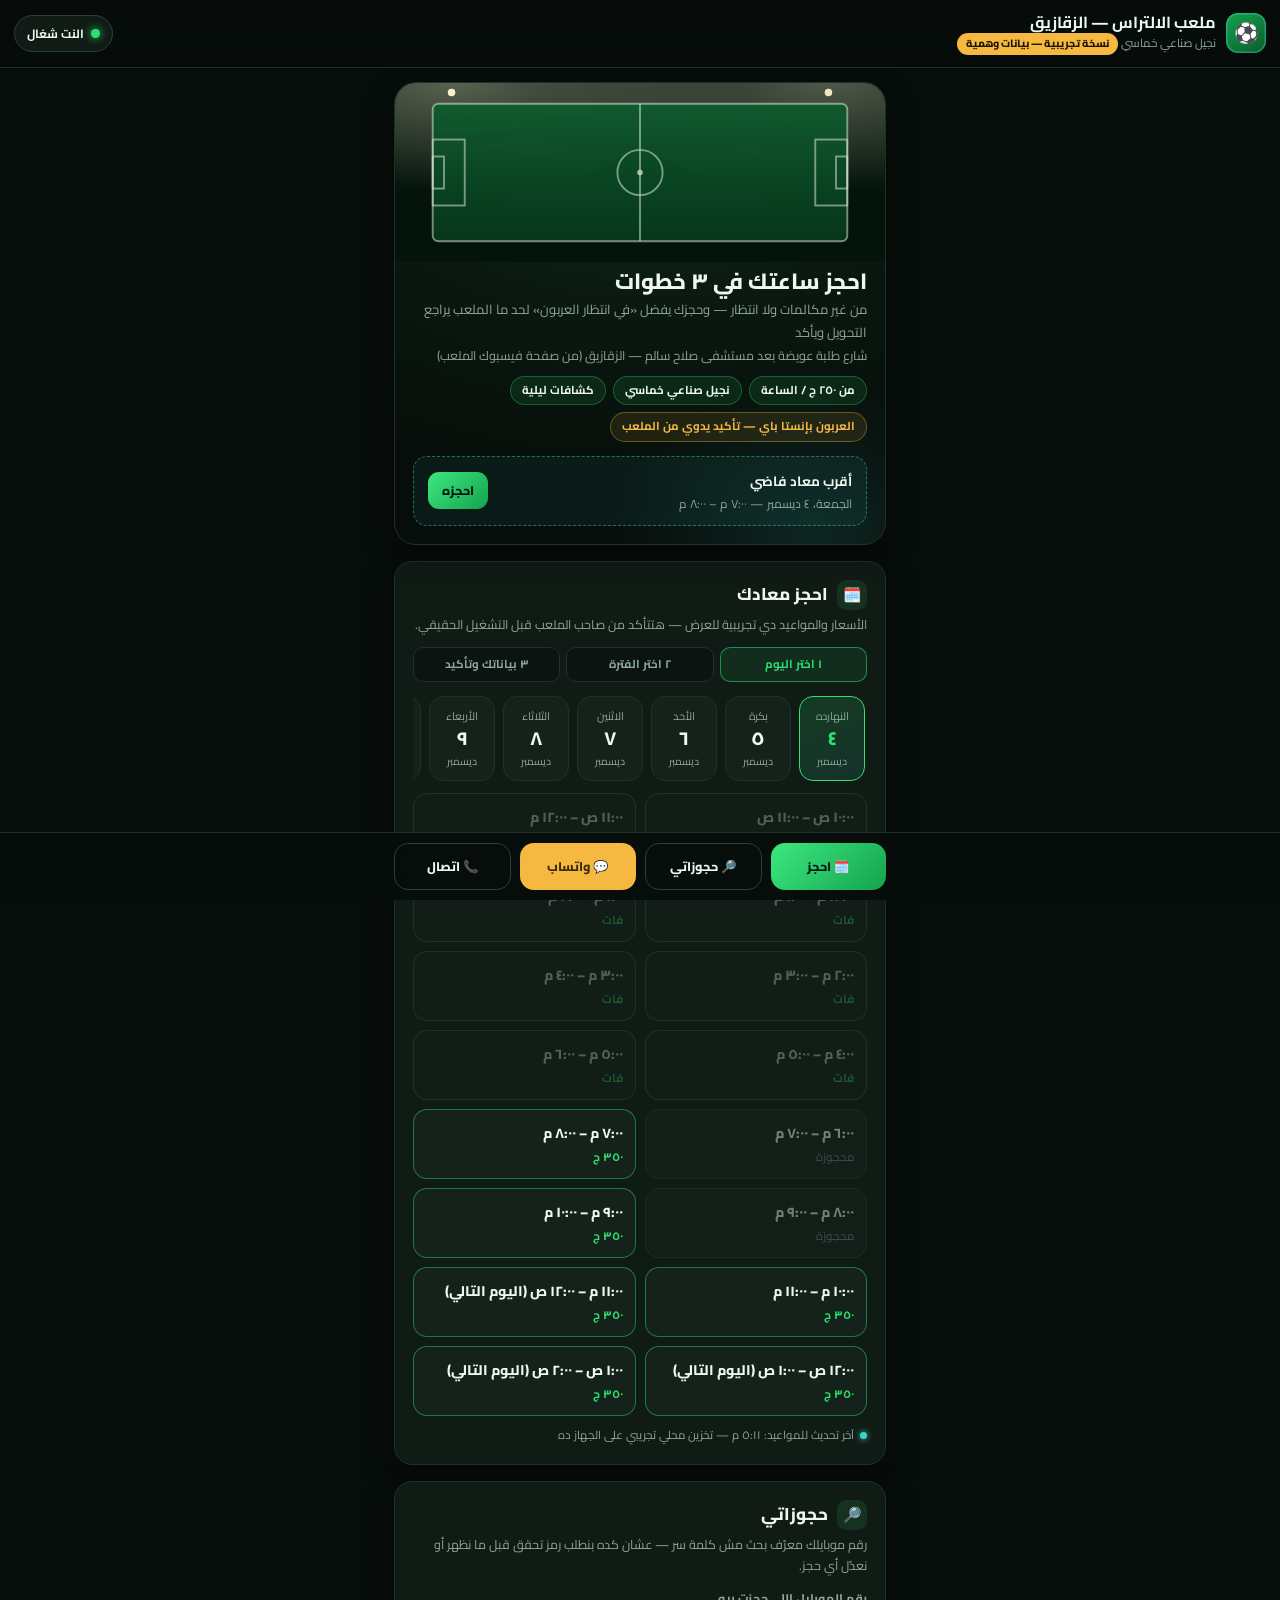
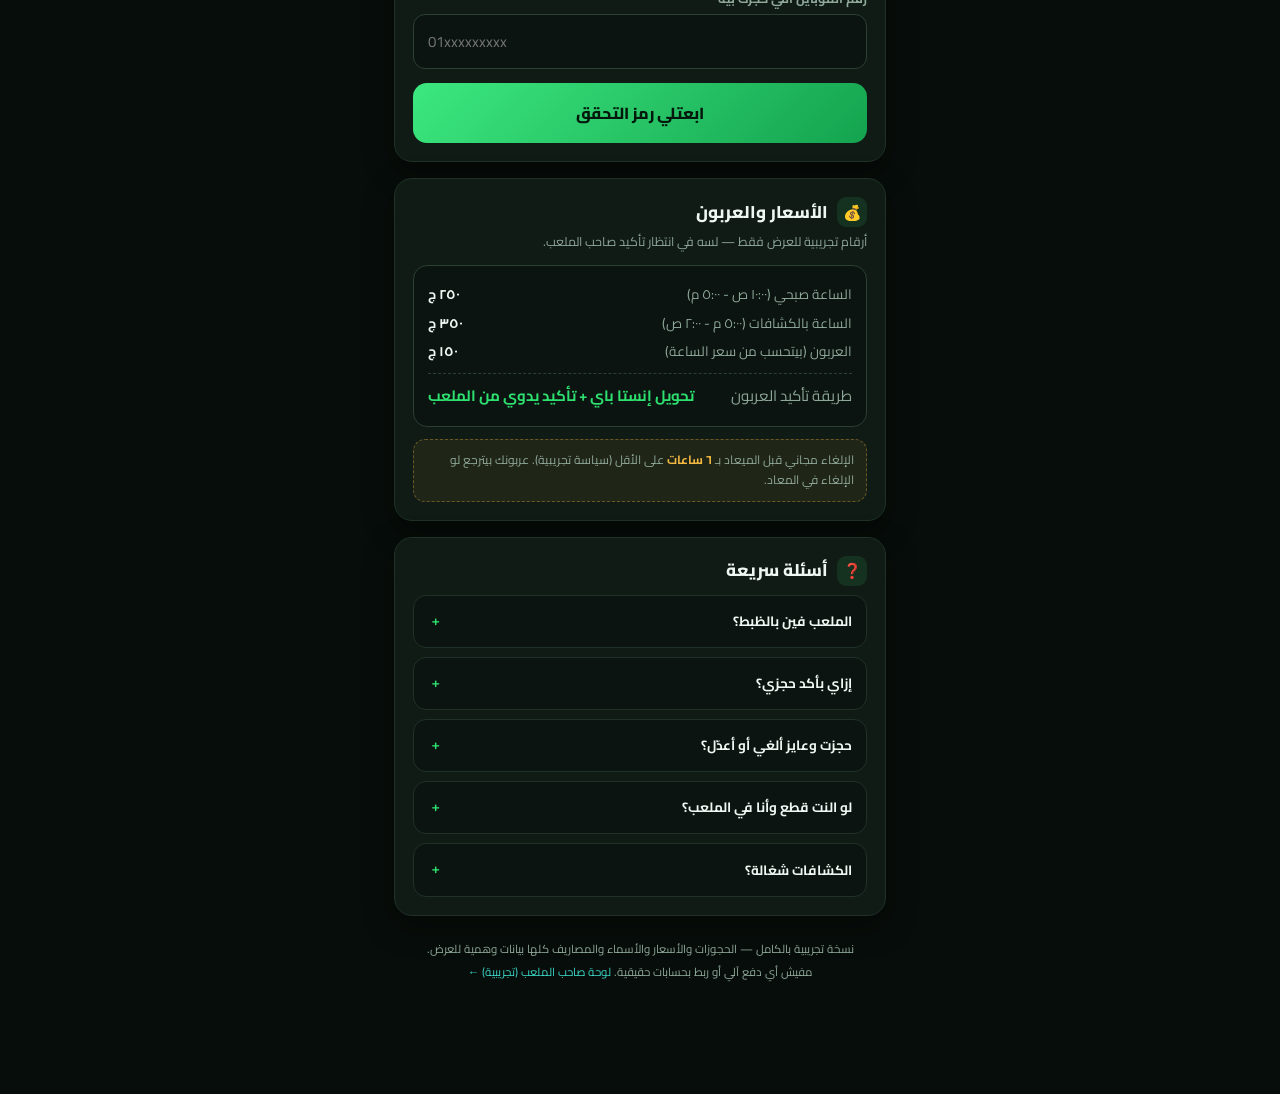
<file: index.html>
<!DOCTYPE html>
<html lang="ar" dir="rtl">
<head>
<meta charset="utf-8">
<meta name="viewport" content="width=device-width, initial-scale=1, viewport-fit=cover">
<title>ملعب الالتراس — الزقازيق (نسخة تجريبية)</title>
<meta name="description" content="نسخة تجريبية ببيانات وهمية لنظام حجز ملعب كرة — مفيش دفع أو تواصل حقيقي.">
<link rel="icon" href="data:image/svg+xml,<svg xmlns='http://www.w3.org/2000/svg' viewBox='0 0 100 100'><text y='.9em' font-size='90'>⚽</text></svg>">
<link rel="preconnect" href="https://fonts.googleapis.com">
<link rel="preconnect" href="https://fonts.gstatic.com" crossorigin>
<link rel="stylesheet" href="https://fonts.googleapis.com/css2?family=Cairo:wght@400;600;700;800&family=Noto+Color+Emoji&display=swap">
<link rel="stylesheet" href="demo-app.css">
<style>html,body{margin:0;padding:0;background:#070d0a;}</style>
</head>
<body>
<div class="ultras-host" dir="rtl" lang="ar"></div>
<script type="module">
import './demo-store.js';
import { PLAYER_HTML } from './demo-html.js';
import { mountBooking } from './demo-booking.js';
const host = document.querySelector('.ultras-host');
host.innerHTML = PLAYER_HTML;
mountBooking();
</script>
</body>
</html>
</file>
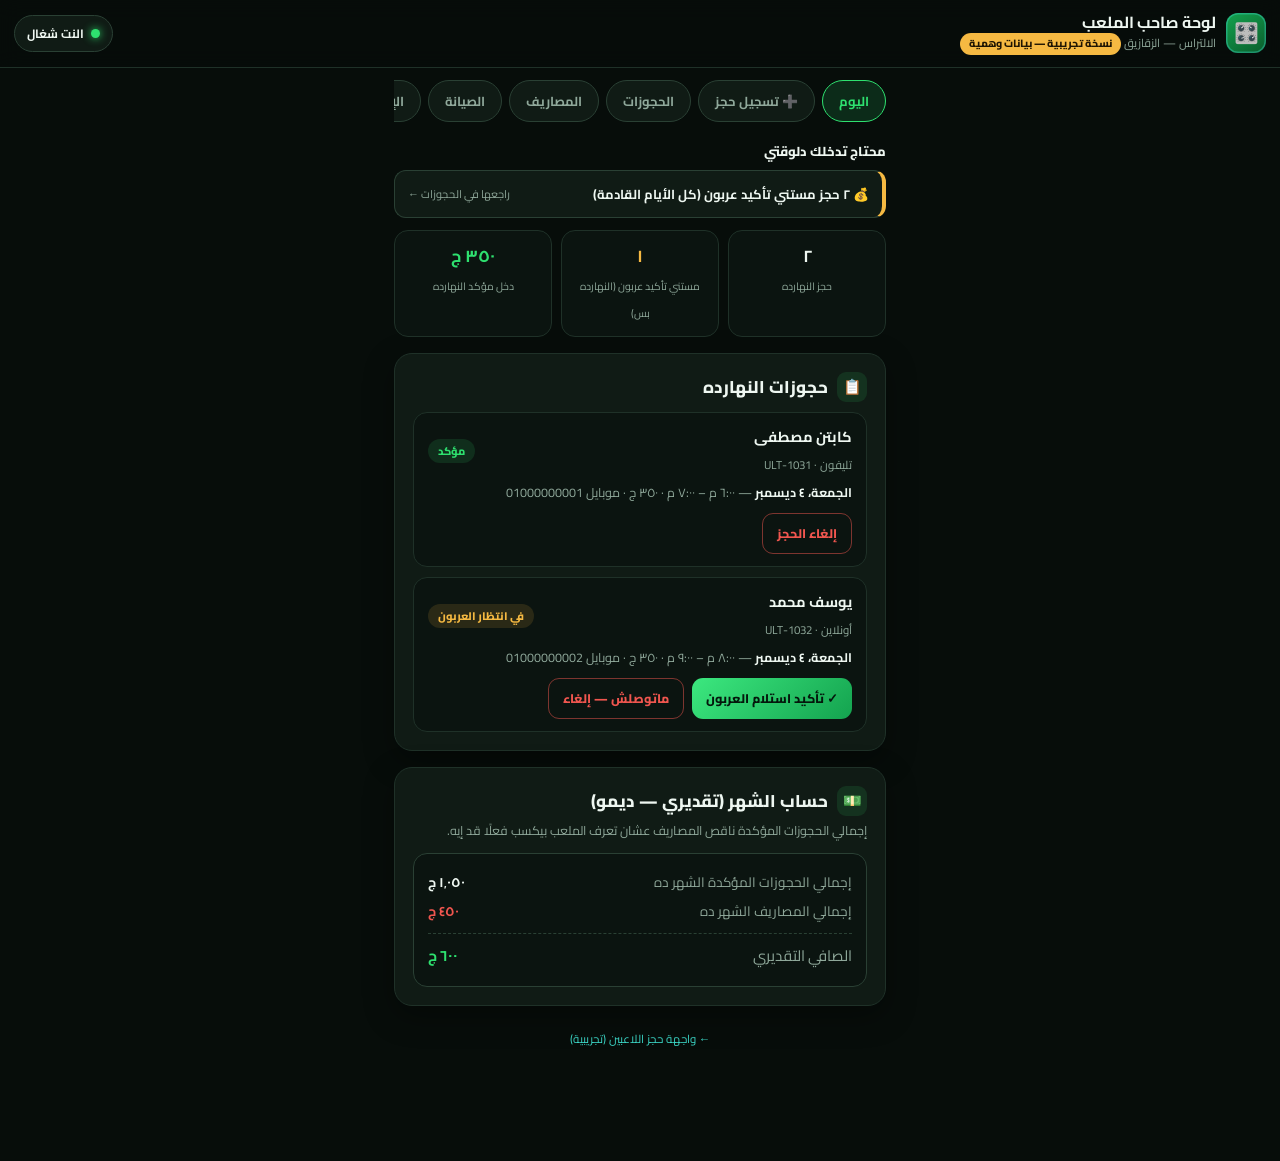
<file: 2-admin.html>
<!DOCTYPE html>
<html lang="ar" dir="rtl">
<head>
<meta charset="utf-8">
<meta name="viewport" content="width=device-width, initial-scale=1, viewport-fit=cover">
<title>لوحة صاحب الملعب — الالتراس (نسخة تجريبية)</title>
<meta name="description" content="لوحة إدارة تجريبية ببيانات وهمية — مفيش دفع أو تواصل حقيقي.">
<link rel="icon" href="data:image/svg+xml,<svg xmlns='http://www.w3.org/2000/svg' viewBox='0 0 100 100'><text y='.9em' font-size='90'>🎛️</text></svg>">
<link rel="preconnect" href="https://fonts.googleapis.com">
<link rel="preconnect" href="https://fonts.gstatic.com" crossorigin>
<link rel="stylesheet" href="https://fonts.googleapis.com/css2?family=Cairo:wght@400;600;700;800&family=Noto+Color+Emoji&display=swap">
<link rel="stylesheet" href="demo-app.css">
<style>html,body{margin:0;padding:0;background:#070d0a;}</style>
</head>
<body>
<div class="ultras-host" dir="rtl" lang="ar"></div>
<script type="module">
import './demo-store.js';
import { ADMIN_HTML } from './demo-html.js';
import { mountAdmin } from './demo-admin.js';
const host = document.querySelector('.ultras-host');
host.innerHTML = ADMIN_HTML;
mountAdmin();
</script>
</body>
</html>
</file>
<file: demo-app.css>
/* ملعب الالتراس — الزقازيق — نسخة تجريبية (ديمو) — variables live on the host so the viewer's :root can never override them */
.ultras-host{
  --bg: #070d0a;
  --bg2: #0b1410;
  --card: #101b15;
  --card2: #15221b;
  --line: #1f3128;
  --line2: #2a4034;
  --text: #eef7f1;
  --muted: #8fa89a;
  --green: #2ee06f;
  --green-lt: #3ce87f;
  --green-dk: #14a34f;
  --turq: #3bd6c6;
  --gold: #f5b942;
  --amber: #f5a623;
  --red: #f0564f;
  --slate: #7c8ba1;
  --radius: 18px;
  --shadow: 0 10px 30px rgba(0, 0, 0, .35);
}.ultras-host *{ box-sizing: border-box; margin: 0; padding: 0; -webkit-tap-highlight-color: transparent; }.ultras-host{ scroll-behavior: smooth; }.ultras-host{
  font-family: 'Cairo', 'Segoe UI', Tahoma, 'Noto Color Emoji', sans-serif;
  background: var(--bg);
  color: var(--text);
  line-height: 1.7;
  min-height: 100vh;
}.ultras-host .page{ max-width: 520px; margin: 0 auto; padding: 0 14px 110px; }.ultras-host /* ---------- الترويسة ---------- */
.topbar{
  position: sticky; top: 0; z-index: 40;
  display: flex; align-items: center; gap: 10px;
  padding: 12px 14px;
  background: rgba(7, 13, 10, .92);
  backdrop-filter: blur(10px);
  border-bottom: 1px solid var(--line);
}.ultras-host .topbar .logo{
  width: 40px; height: 40px; border-radius: 12px; flex: none;
  background: linear-gradient(145deg, var(--green-dk), #0a5c2c);
  display: grid; place-items: center; font-size: 20px;
  box-shadow: inset 0 0 0 1.5px rgba(59,214,198,.4);
}.ultras-host .topbar .brand{ flex: 1; min-width: 0; }.ultras-host .topbar .brand b{ font-size: 16px; display: block; line-height: 1.3; }.ultras-host .topbar .brand span{ font-size: 11.5px; color: var(--muted); display: block; }.ultras-host .topbar .brand span.badge-demo{
  font-size: 10.5px; font-weight: 800; color: #1d1402 !important;
  background: var(--gold); border-radius: 999px; padding: 2px 9px;
  display: inline-block; white-space: nowrap;
}.ultras-host /* زرار محاكاة النت */
.net-toggle{
  display: inline-flex; align-items: center; gap: 7px;
  border: 1px solid var(--line2); background: var(--card);
  color: var(--text); border-radius: 999px; padding: 6px 12px;
  font-family: inherit; font-size: 12px; font-weight: 700; cursor: pointer;
}.ultras-host .net-toggle .dot{ width: 9px; height: 9px; border-radius: 50%; background: var(--green); box-shadow: 0 0 8px var(--green); }.ultras-host .net-toggle.off .dot{ background: var(--red); box-shadow: 0 0 8px var(--red); }.ultras-host .net-toggle small{ color: var(--muted); font-weight: 400; font-size: 10px; }.ultras-host /* ---------- الهيرو ---------- */
.hero{
  position: relative; border-radius: 22px; overflow: hidden;
  margin-top: 14px; border: 1px solid var(--line);
  background:
    radial-gradient(60% 50% at 85% 100%, rgba(59,214,198,.12), transparent 70%),
    radial-gradient(120% 90% at 50% 0%, #123524 0%, #0a1810 55%, #070d0a 100%);
  box-shadow: var(--shadow);
}.ultras-host .hero .pitch-art{ display: block; width: 100%; height: auto; }.ultras-host .hero .hero-overlay{ padding: 4px 18px 18px; }.ultras-host .hero h1{ font-size: 22px; font-weight: 800; line-height: 1.4; }.ultras-host .hero .addr{ color: var(--muted); font-size: 12.5px; margin-top: 2px; }.ultras-host .chips{ display: flex; flex-wrap: wrap; gap: 7px; margin-top: 10px; }.ultras-host .chip{
  font-size: 11.5px; font-weight: 700; color: var(--text);
  background: rgba(46, 224, 111, .1); border: 1px solid rgba(46, 224, 111, .3);
  border-radius: 999px; padding: 4px 11px;
}.ultras-host .chip.gold{ background: rgba(245, 185, 66, .1); border-color: rgba(245, 185, 66, .35); color: var(--gold); }.ultras-host .chip.grey{ background: rgba(255,255,255,.05); border-color: var(--line2); color: var(--muted); }.ultras-host .nearest{
  margin-top: 14px; display: flex; align-items: center; justify-content: space-between; gap: 10px;
  background: rgba(59,214,198,.07); border: 1px dashed rgba(59,214,198,.45);
  border-radius: 14px; padding: 10px 14px;
}.ultras-host .nearest b{ font-size: 13.5px; }.ultras-host .nearest span{ display: block; font-size: 12px; color: var(--muted); }.ultras-host /* ---------- الأزرار ---------- */
.btn{
  display: inline-flex; align-items: center; justify-content: center; gap: 8px;
  border: none; border-radius: 14px; padding: 13px 20px;
  font-family: inherit; font-size: 15px; font-weight: 800; cursor: pointer;
  text-decoration: none; color: #04170c; background: linear-gradient(135deg, var(--green-lt), var(--green-dk));
  transition: transform .08s ease, filter .15s ease;
}.ultras-host .btn:active{ transform: scale(.97); }.ultras-host .btn:hover{ filter: brightness(1.06); }.ultras-host .btn.big{ width: 100%; padding: 15px; font-size: 16px; }.ultras-host .btn.ghost{ background: transparent; color: var(--text); border: 1.5px solid var(--line2); }.ultras-host .btn.gold{ background: var(--gold); color: #3a2c07; }.ultras-host .btn.danger{ background: transparent; color: var(--red); border: 1.5px solid rgba(240, 86, 79, .5); }.ultras-host .btn.small{ padding: 8px 14px; font-size: 12.5px; border-radius: 11px; }.ultras-host .btn:disabled{ opacity: .45; cursor: not-allowed; }.ultras-host /* ---------- الكروت والأقسام ---------- */
.card{
  background: var(--card); border: 1px solid var(--line);
  border-radius: var(--radius); padding: 18px; margin-top: 16px;
  box-shadow: var(--shadow);
}.ultras-host .section-title{ display: flex; align-items: center; gap: 9px; font-size: 17px; font-weight: 800; margin-bottom: 4px; }.ultras-host .section-title .ic{ width: 30px; height: 30px; border-radius: 9px; background: rgba(46,224,111,.12); display: grid; place-items: center; font-size: 15px; }.ultras-host .section-sub{ color: var(--muted); font-size: 12.5px; margin-bottom: 12px; }.ultras-host /* ---------- شريط الأيام ---------- */
.date-strip{ display: flex; gap: 8px; overflow-x: auto; padding: 6px 2px 12px; scrollbar-width: none; }.ultras-host .date-strip::-webkit-scrollbar{ display: none; }.ultras-host .day-pill{
  flex: none; width: 66px; padding: 9px 4px; text-align: center; cursor: pointer;
  background: var(--card2); border: 1.5px solid var(--line); border-radius: 14px;
  font-family: inherit; color: var(--text);
}.ultras-host .day-pill .dw{ font-size: 11px; color: var(--muted); display: block; }.ultras-host .day-pill .dn{ font-size: 19px; font-weight: 800; display: block; line-height: 1.3; }.ultras-host .day-pill .dm{ font-size: 10.5px; color: var(--muted); display: block; }.ultras-host .day-pill.sel{ background: linear-gradient(160deg, rgba(46,224,111,.16), rgba(59,214,198,.12)); border-color: var(--green); }.ultras-host .day-pill.sel .dn{ color: var(--green); }.ultras-host /* ---------- شبكة الفترات ---------- */
.slot-grid{ display: grid; grid-template-columns: 1fr 1fr; gap: 9px; }.ultras-host .slot{
  border: 1.5px solid var(--line2); background: var(--card2);
  border-radius: 14px; padding: 10px 12px; cursor: pointer; text-align: right;
  font-family: inherit; color: var(--text);
}.ultras-host .slot .t{ font-size: 14px; font-weight: 800; display: block; }.ultras-host .slot .p{ font-size: 11.5px; color: var(--muted); display: block; }.ultras-host .slot.available{ border-color: rgba(46,224,111,.45); }.ultras-host .slot.available .p{ color: var(--green); font-weight: 700; }.ultras-host .slot.sel{ background: linear-gradient(160deg, rgba(46,224,111,.18), rgba(59,214,198,.12)); border-color: var(--green); box-shadow: 0 0 0 1px var(--green); }.ultras-host .slot.booked{ opacity: .45; cursor: not-allowed; }.ultras-host .slot.booked .p{ color: var(--slate); }.ultras-host .slot.conflict{ border-color: rgba(240,86,79,.5); background: rgba(240,86,79,.08); cursor: not-allowed; }.ultras-host .slot.conflict .p{ color: var(--red); }.ultras-host .slot.closed{ border-style: dashed; opacity: .55; cursor: not-allowed; }.ultras-host .slot.closed .p{ color: var(--amber); }.ultras-host .slot.past{ opacity: .3; cursor: not-allowed; }.ultras-host /* ---------- ملخص وتأكيد ---------- */
.summary{
  margin-top: 14px; border: 1px solid var(--line2); border-radius: 14px;
  background: var(--bg2); padding: 14px;
}.ultras-host .summary .row{ display: flex; justify-content: space-between; font-size: 13.5px; padding: 3px 0; }.ultras-host .summary .row b{ font-weight: 700; }.ultras-host .summary .row span{ color: var(--muted); }.ultras-host .summary .row.total{ border-top: 1px dashed var(--line2); margin-top: 7px; padding-top: 9px; font-size: 15px; }.ultras-host .summary .row.total b{ color: var(--green); }.ultras-host .field{ margin-top: 12px; }.ultras-host .field label{ display: block; font-size: 12.5px; font-weight: 700; color: var(--muted); margin-bottom: 5px; }.ultras-host .field input, .ultras-host .field select, .ultras-host .field textarea{
  width: 100%; border: 1.5px solid var(--line2); border-radius: 12px;
  background: var(--bg2); color: var(--text); padding: 12px 14px;
  font-family: inherit; font-size: 15px; outline: none;
}.ultras-host .field input:focus, .ultras-host .field select:focus, .ultras-host .field textarea:focus{ border-color: var(--turq); }.ultras-host .field input[dir="ltr"]{ text-align: left; }.ultras-host .note{
  margin-top: 12px; font-size: 12px; color: var(--muted);
  background: rgba(245,185,66,.07); border: 1px dashed rgba(245,185,66,.35);
  border-radius: 12px; padding: 10px 12px;
}.ultras-host .note b{ color: var(--gold); }.ultras-host /* ---------- حالات ---------- */
.pill{
  display: inline-flex; align-items: center; gap: 5px;
  font-size: 11px; font-weight: 800; border-radius: 999px; padding: 3px 10px; white-space: nowrap;
}.ultras-host .pill.confirmed{ background: rgba(46,224,111,.13); color: var(--green); }.ultras-host .pill.awaiting_deposit{ background: rgba(245,185,66,.13); color: var(--gold); }.ultras-host .pill.offline_pending{ background: rgba(124,139,161,.15); color: var(--slate); }.ultras-host .pill.conflict{ background: rgba(240,86,79,.13); color: var(--red); }.ultras-host .pill.cancelled{ background: rgba(255,255,255,.06); color: var(--muted); }.ultras-host .pill.open{ background: rgba(240,86,79,.13); color: var(--red); }.ultras-host .pill.fixing{ background: rgba(245,166,35,.13); color: var(--amber); }.ultras-host .pill.done{ background: rgba(46,224,111,.13); color: var(--green); }.ultras-host /* ---------- صفوف الحجوزات ---------- */
.bk-row{
  border: 1px solid var(--line); border-radius: 14px; background: var(--bg2);
  padding: 12px 14px; margin-top: 10px;
}.ultras-host .bk-row .top{ display: flex; align-items: center; justify-content: space-between; gap: 8px; }.ultras-host .bk-row .who b{ font-size: 14.5px; display: block; }.ultras-host .bk-row .who span{ font-size: 11.5px; color: var(--muted); direction: ltr; display: inline-block; }.ultras-host .bk-row .meta{ font-size: 12.5px; color: var(--muted); margin-top: 5px; }.ultras-host .bk-row .meta b{ color: var(--text); }.ultras-host .bk-row .acts{ display: flex; gap: 8px; margin-top: 10px; flex-wrap: wrap; }.ultras-host .bk-row.offline{ border-style: dashed; border-color: var(--slate); }.ultras-host /* ---------- بانر الأوفلاين والمزامنة ---------- */
.banner-off{
  display: flex; gap: 10px; align-items: flex-start;
  background: rgba(240,86,79,.08); border: 1px solid rgba(240,86,79,.35);
  border-radius: 14px; padding: 12px 14px; margin-top: 14px; font-size: 13px;
}.ultras-host .banner-off .ic{ font-size: 18px; }.ultras-host .banner-off b{ color: var(--red); }.ultras-host .sync-bar{
  display: flex; align-items: center; justify-content: space-between; gap: 10px;
  background: rgba(245,166,35,.1); border: 1px solid rgba(245,166,35,.4);
  border-radius: 14px; padding: 11px 14px; margin-top: 14px; font-size: 13px;
}.ultras-host .sync-bar b{ color: var(--amber); }.ultras-host /* ---------- OTP ---------- */
.otp-demo{
  direction: ltr; text-align: center; font-size: 30px; font-weight: 800; letter-spacing: 12px;
  background: var(--bg2); border: 1.5px dashed var(--gold); color: var(--gold);
  border-radius: 14px; padding: 12px; margin-top: 10px;
}.ultras-host /* ---------- FAQ ---------- */
.faq details{ border: 1px solid var(--line); border-radius: 13px; background: var(--bg2); margin-top: 9px; overflow: hidden; }.ultras-host .faq summary{ cursor: pointer; padding: 12px 14px; font-size: 13.5px; font-weight: 700; list-style: none; display: flex; justify-content: space-between; align-items: center; }.ultras-host .faq summary::after{ content: '﹢'; color: var(--green); font-size: 16px; }.ultras-host .faq details[open] summary::after{ content: '﹣'; }.ultras-host .faq details .a{ padding: 0 14px 13px; font-size: 13px; color: var(--muted); }.ultras-host /* ---------- الشريط السفلي ---------- */
.sticky-bar{
  position: fixed; bottom: 0; left: 0; right: 0; z-index: 50;
  background: rgba(7,13,10,.95); backdrop-filter: blur(12px);
  border-top: 1px solid var(--line);
}.ultras-host .sticky-bar .in{ max-width: 520px; margin: 0 auto; display: flex; gap: 9px; padding: 10px 14px calc(10px + env(safe-area-inset-bottom)); }.ultras-host .sticky-bar .btn{ flex: 1; padding: 12px 4px; font-size: 12.5px; }.ultras-host /* ---------- تبويبات اللوحة ---------- */
.tabs{ display: flex; gap: 7px; overflow-x: auto; padding: 12px 0 4px; scrollbar-width: none; }.ultras-host .tabs::-webkit-scrollbar{ display: none; }.ultras-host .tab{
  flex: none; border: 1.5px solid var(--line2); background: var(--card); color: var(--muted);
  border-radius: 999px; padding: 8px 16px; font-family: inherit; font-size: 13px; font-weight: 700; cursor: pointer;
}.ultras-host .tab.sel{ background: rgba(46,224,111,.14); border-color: var(--green); color: var(--green); }.ultras-host .tab .cnt{ background: var(--red); color: #fff; border-radius: 999px; font-size: 10px; padding: 1px 7px; margin-right: 5px; }.ultras-host /* إحصائيات */
.stats{ display: grid; grid-template-columns: repeat(3, 1fr); gap: 9px; margin-top: 12px; }.ultras-host .stat{ background: var(--bg2); border: 1px solid var(--line); border-radius: 14px; padding: 11px; text-align: center; }.ultras-host .stat b{ font-size: 17px; display: block; }.ultras-host .stat span{ font-size: 10.5px; color: var(--muted); }.ultras-host .stat.green b{ color: var(--green); }.ultras-host .stat.gold b{ color: var(--gold); }.ultras-host .stat.red b{ color: var(--red); }.ultras-host /* صفوف مصاريف/صيانة */
.mini-row{ display: flex; align-items: center; justify-content: space-between; gap: 8px; border-bottom: 1px dashed var(--line); padding: 9px 0; font-size: 13px; }.ultras-host .mini-row:last-child{ border-bottom: none; }.ultras-host .mini-row .w b{ display: block; font-size: 13px; }.ultras-host .mini-row .w span{ font-size: 11px; color: var(--muted); }.ultras-host .mini-row .amt{ font-weight: 800; white-space: nowrap; }.ultras-host .footer-note{ text-align: center; color: var(--muted); font-size: 11.5px; margin-top: 22px; line-height: 2; }.ultras-host .footer-note a{ color: var(--turq); text-decoration: none; }.ultras-host .empty{ text-align: center; color: var(--muted); font-size: 13px; padding: 22px 8px; }.ultras-host .toast{
  position: fixed; bottom: 92px; left: 50%; transform: translateX(-50%);
  background: var(--card2); border: 1px solid var(--green); color: var(--text);
  border-radius: 13px; padding: 11px 18px; font-size: 13.5px; font-weight: 700;
  z-index: 90; box-shadow: var(--shadow); max-width: 88vw; text-align: center;
}.ultras-host /* ---------- خطوات الحجز ---------- */
.steps{ display: flex; gap: 6px; margin: 10px 0 8px; }.ultras-host .step{
  flex: 1; text-align: center; font-size: 11.5px; font-weight: 700; color: var(--muted);
  background: var(--bg2); border: 1px solid var(--line); border-radius: 10px; padding: 7px 4px;
}.ultras-host .step.on{ color: var(--green); border-color: rgba(46,224,111,.55); background: rgba(46,224,111,.09); }.ultras-host .step.done{ color: var(--turq); border-color: rgba(59,214,198,.4); }.ultras-host /* سطر تحديث المواعيد */
.fresh{ margin-top: 10px; font-size: 11.5px; color: var(--muted); display: flex; align-items: center; gap: 6px; }.ultras-host .fresh::before{ content: ''; width: 7px; height: 7px; border-radius: 50%; background: var(--turq); box-shadow: 0 0 6px var(--turq); flex: none; }.ultras-host /* اختيار الماتش الثابت */
.check{
  display: flex; gap: 9px; align-items: flex-start; margin-top: 12px;
  background: var(--bg2); border: 1px solid var(--line2); border-radius: 12px;
  padding: 11px 12px; font-size: 13px; font-weight: 700; cursor: pointer;
}.ultras-host .check input{ width: 18px; height: 18px; accent-color: var(--green); margin-top: 2px; flex: none; }.ultras-host /* وصف الهيرو */
.hero-sub{ color: var(--muted); font-size: 13px; margin-top: 2px; }.ultras-host /* ---------- طابور «محتاج تدخلك» في اللوحة ---------- */
.aq{ margin-top: 14px; }.ultras-host .aq.ok{
  background: rgba(46,224,111,.07); border: 1px solid rgba(46,224,111,.3);
  border-radius: 14px; padding: 11px 14px; font-size: 13px; font-weight: 700; color: var(--green);
}.ultras-host .aq-title{ font-size: 13px; font-weight: 800; margin-bottom: 8px; }.ultras-host .aq-item{
  display: flex; justify-content: space-between; align-items: center; gap: 8px;
  width: 100%; text-align: right; font-family: inherit; font-size: 13px; font-weight: 700;
  color: var(--text); background: var(--card); border: 1px solid var(--line2);
  border-right: 4px solid var(--gold); border-radius: 12px;
  padding: 11px 13px; margin-top: 7px; cursor: pointer;
}.ultras-host .aq-item span{ font-size: 11px; color: var(--muted); font-weight: 400; }.ultras-host .aq-item.red{ border-right-color: var(--red); }.ultras-host .aq-item.slate{ border-right-color: var(--slate); }.ultras-host .hidden{ display: none !important; }.ultras-host .mt{ margin-top: 14px; }.ultras-host .ltr{ direction: ltr; }.ultras-host /* ---------- معاينة الديمو للتواصل ---------- */
.demo-overlay{
  position: fixed; inset: 0; background: rgba(0,0,0,.72); z-index: 200;
  display: grid; place-items: end center;
}.ultras-host .demo-modal{
  background: var(--card); border: 1px solid var(--line2);
  border-radius: 20px 20px 0 0; max-width: 520px; width: 100%;
  padding: 20px 18px calc(18px + env(safe-area-inset-bottom));
}.ultras-host .demo-modal h3{ font-size: 16px; margin-bottom: 4px; }.ultras-host .demo-modal .msg{
  background: var(--bg2); border: 1px dashed var(--line2); border-radius: 12px;
  padding: 12px; font-size: 13px; color: var(--muted); margin: 12px 0 14px;
  white-space: pre-wrap; text-align: right;
}
</file>
